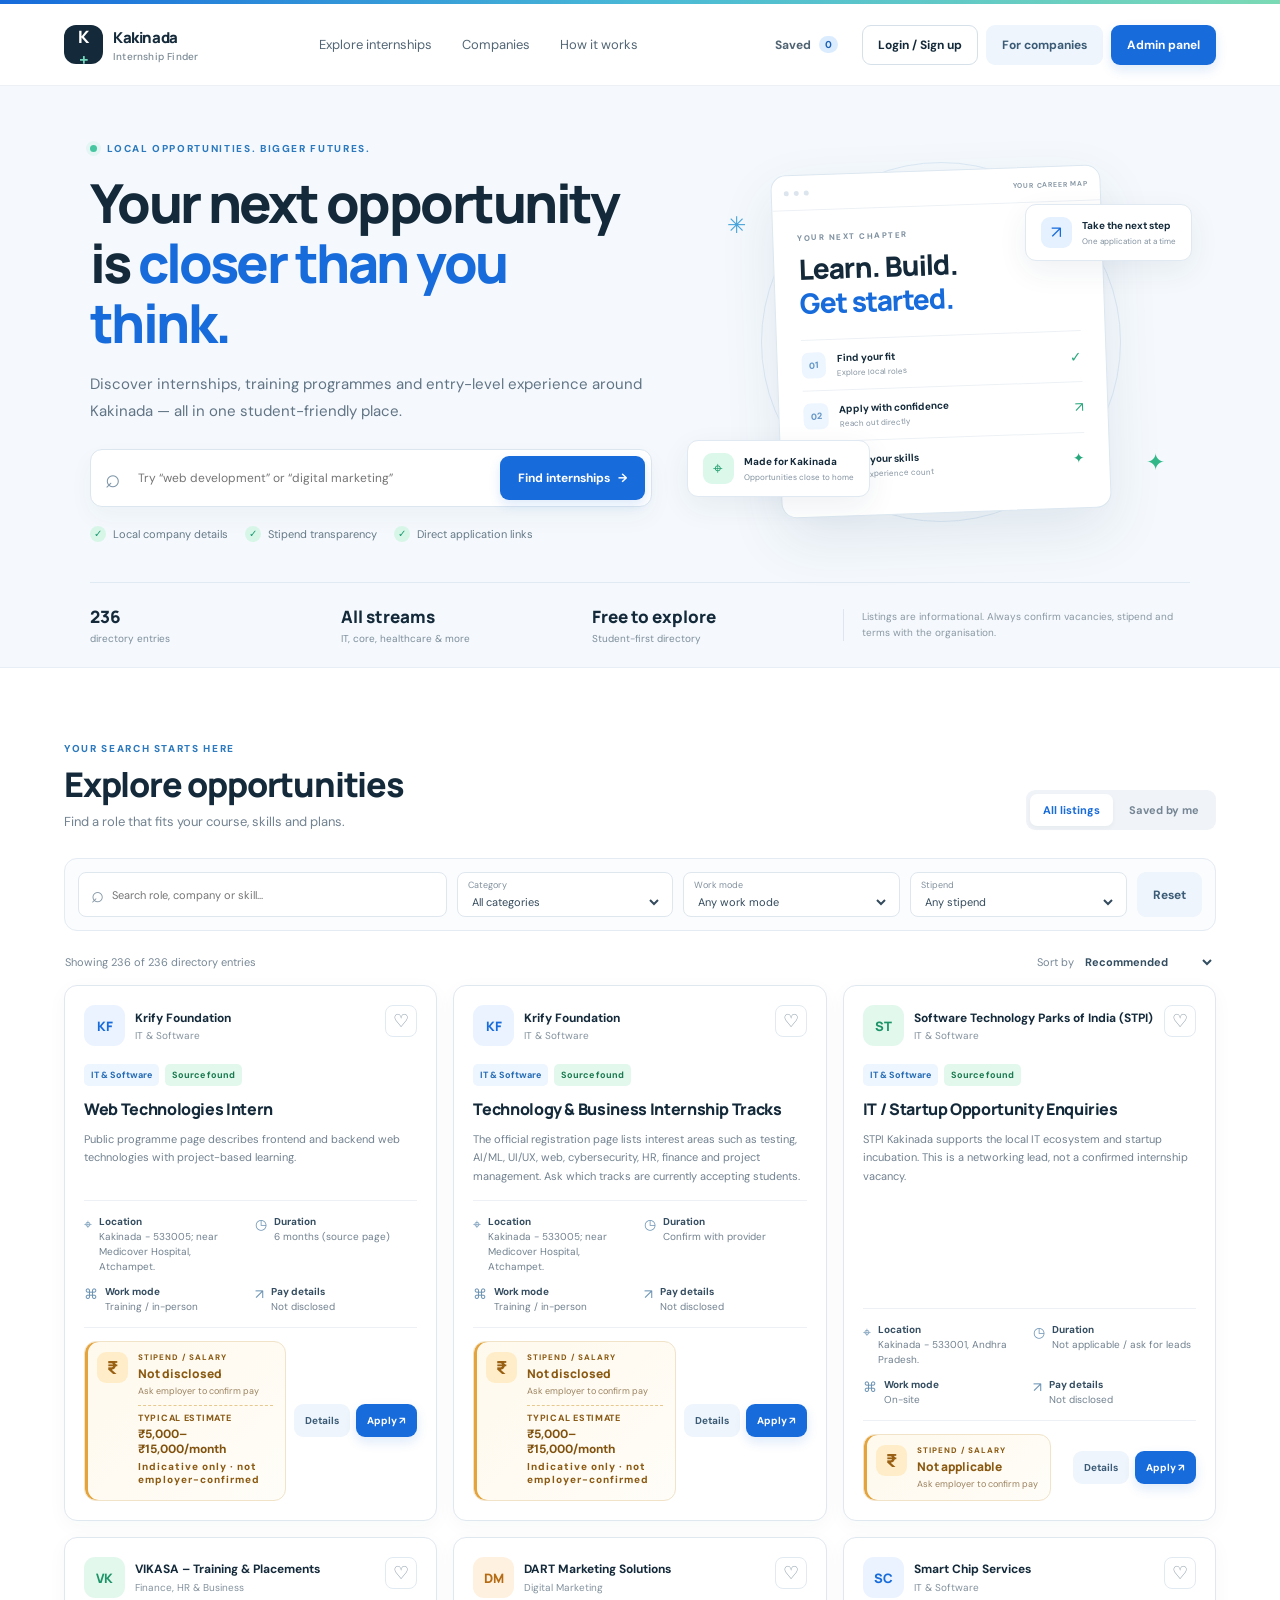
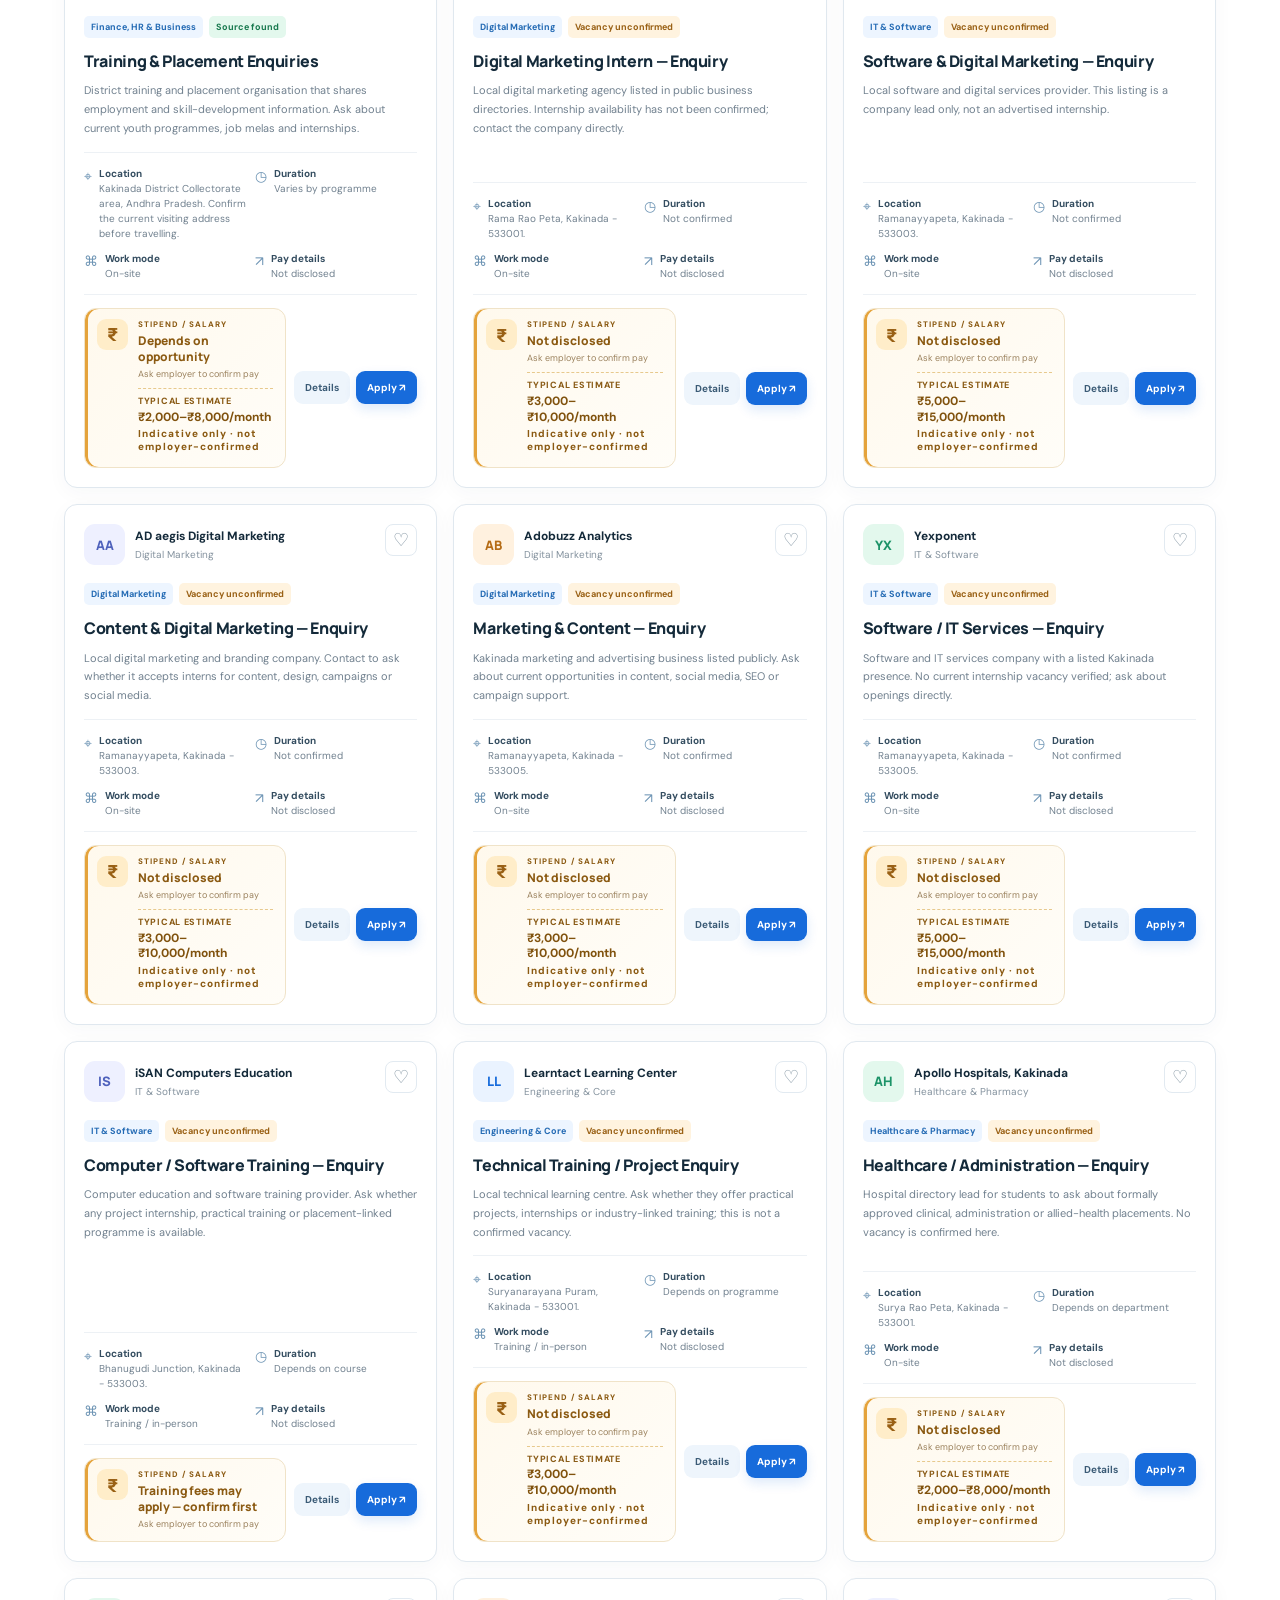
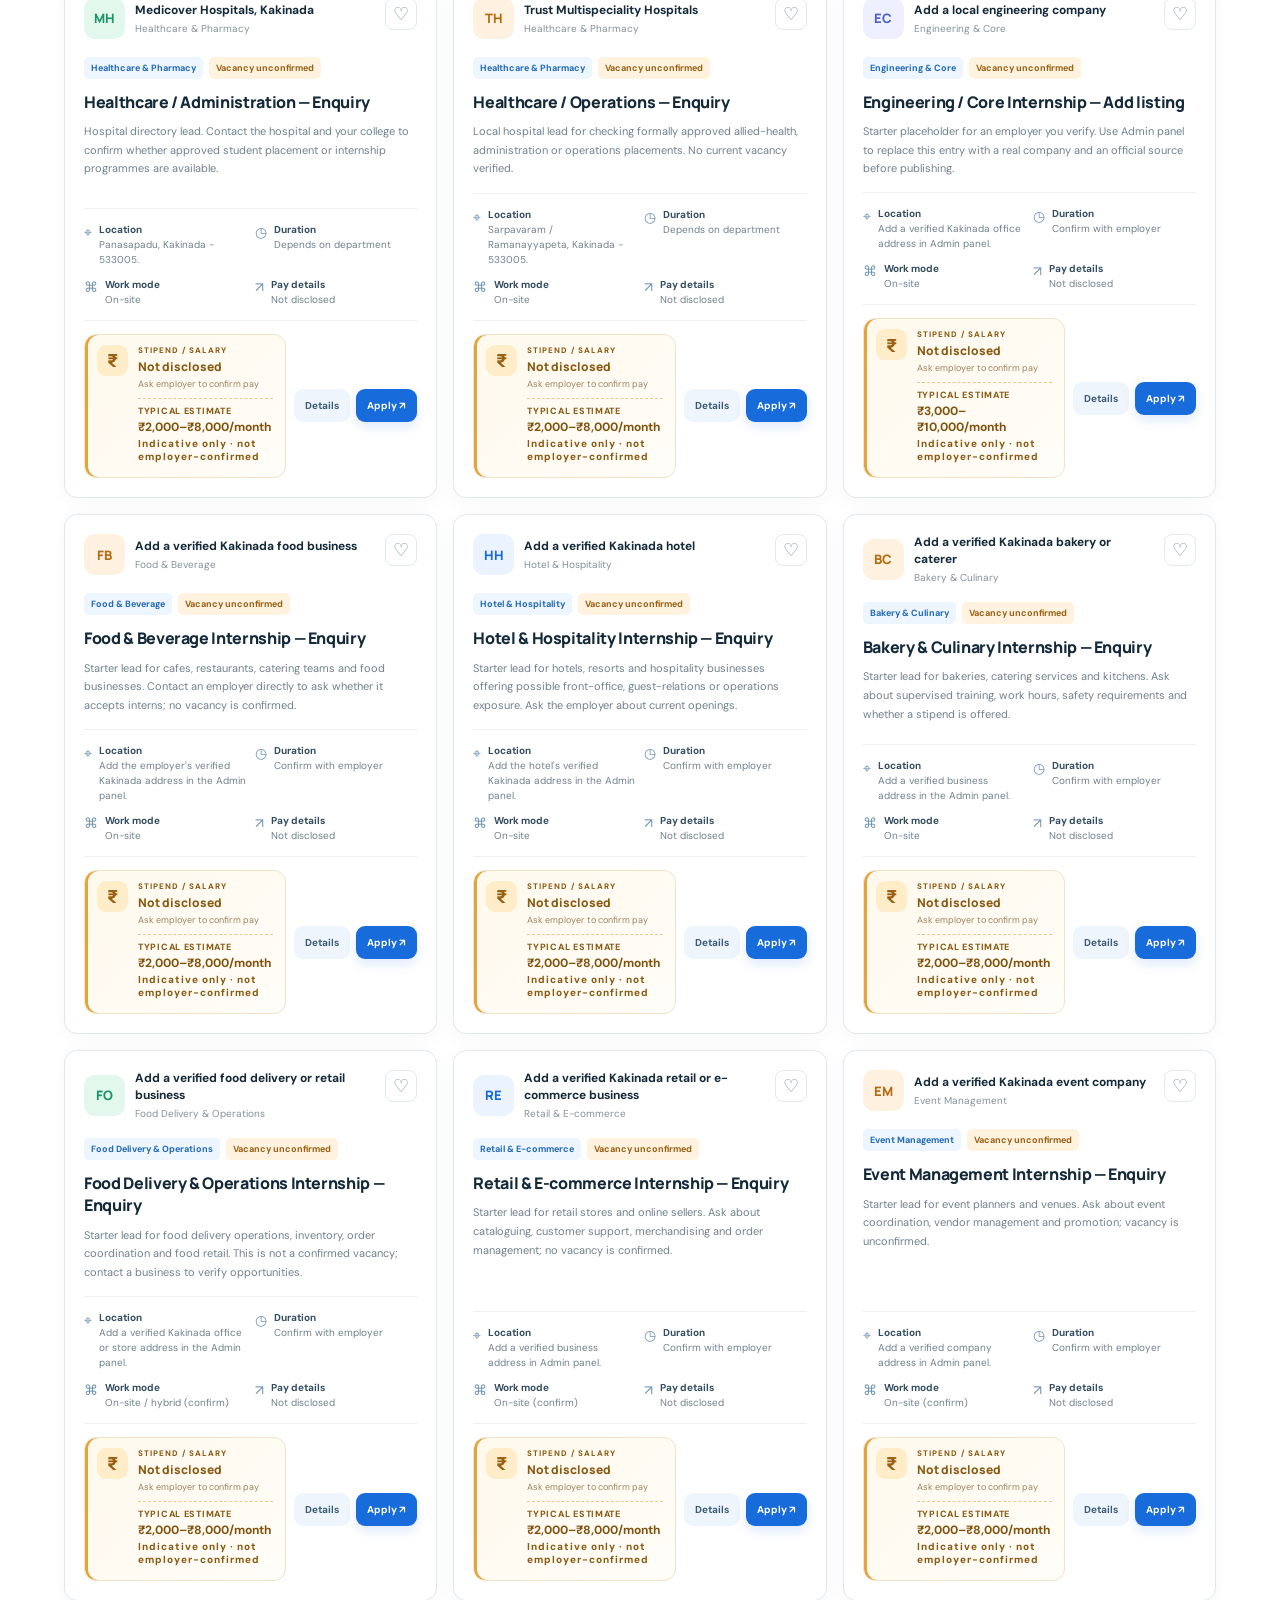
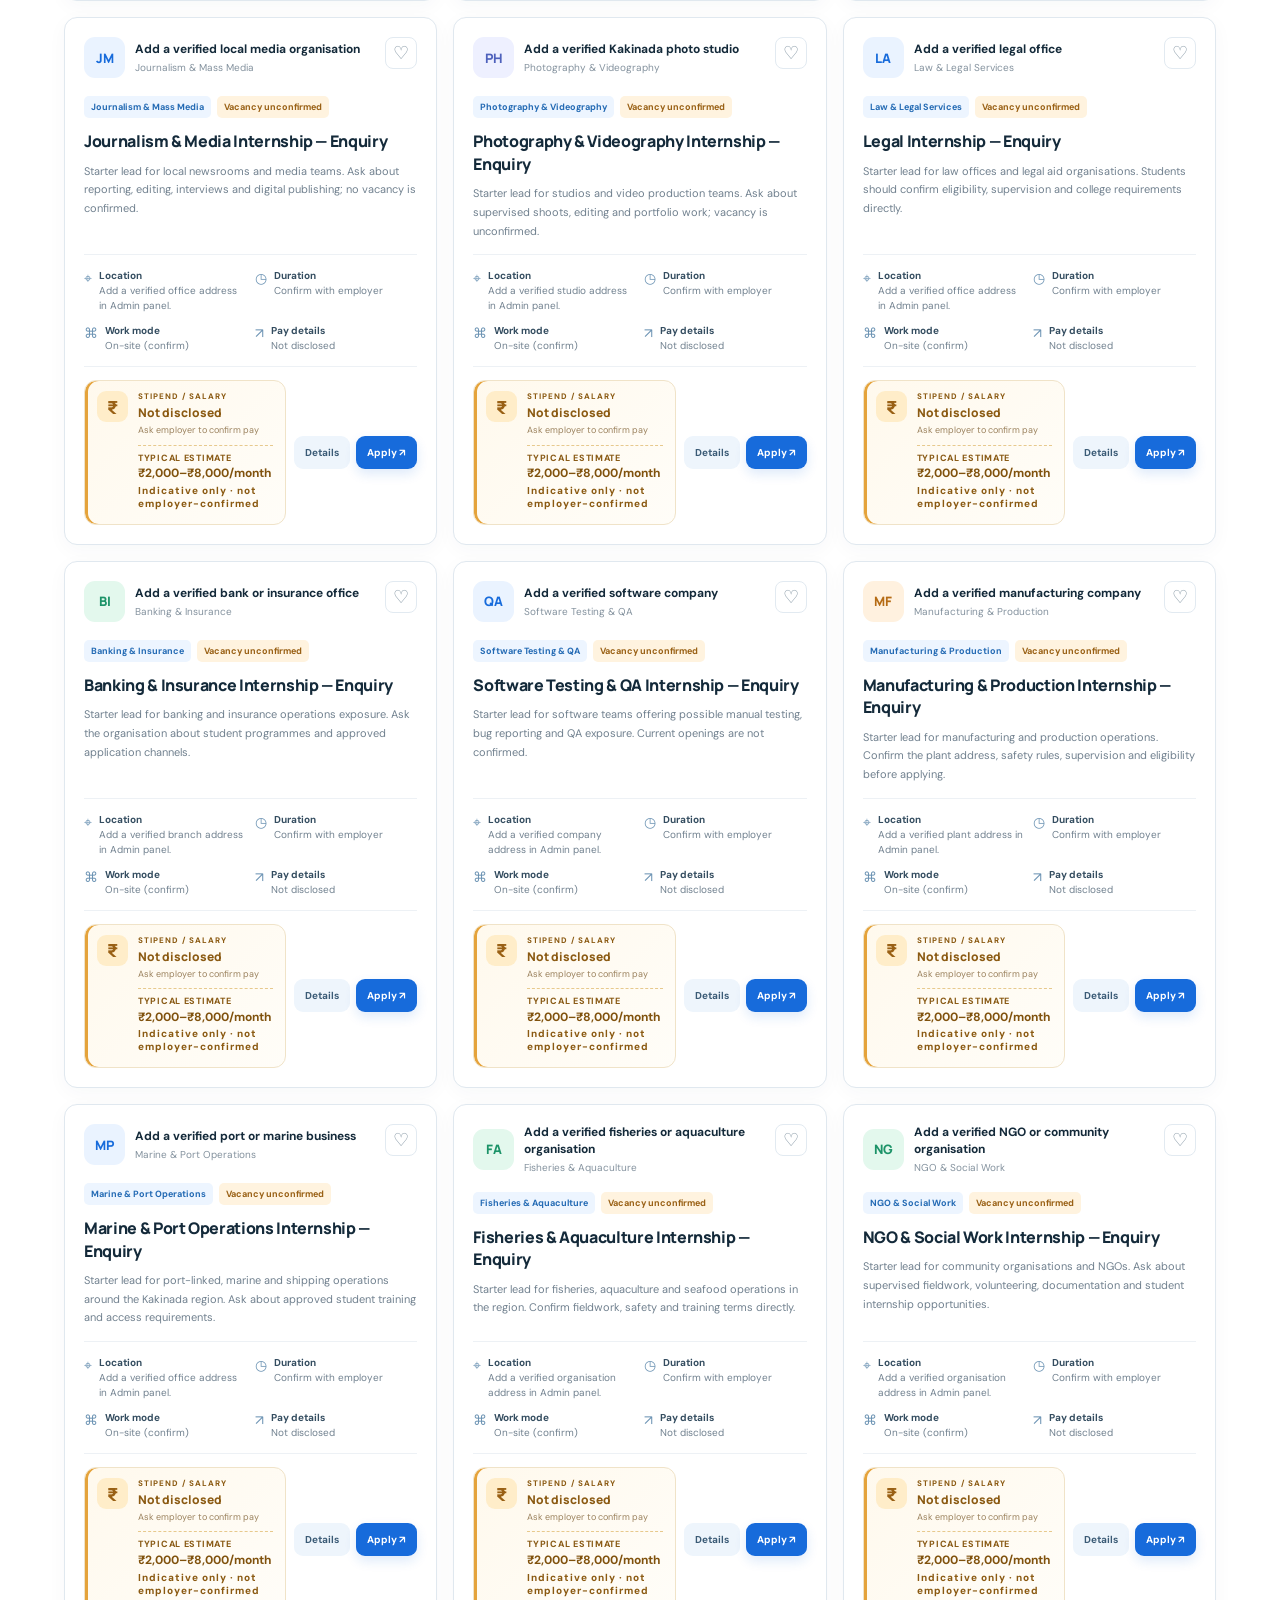
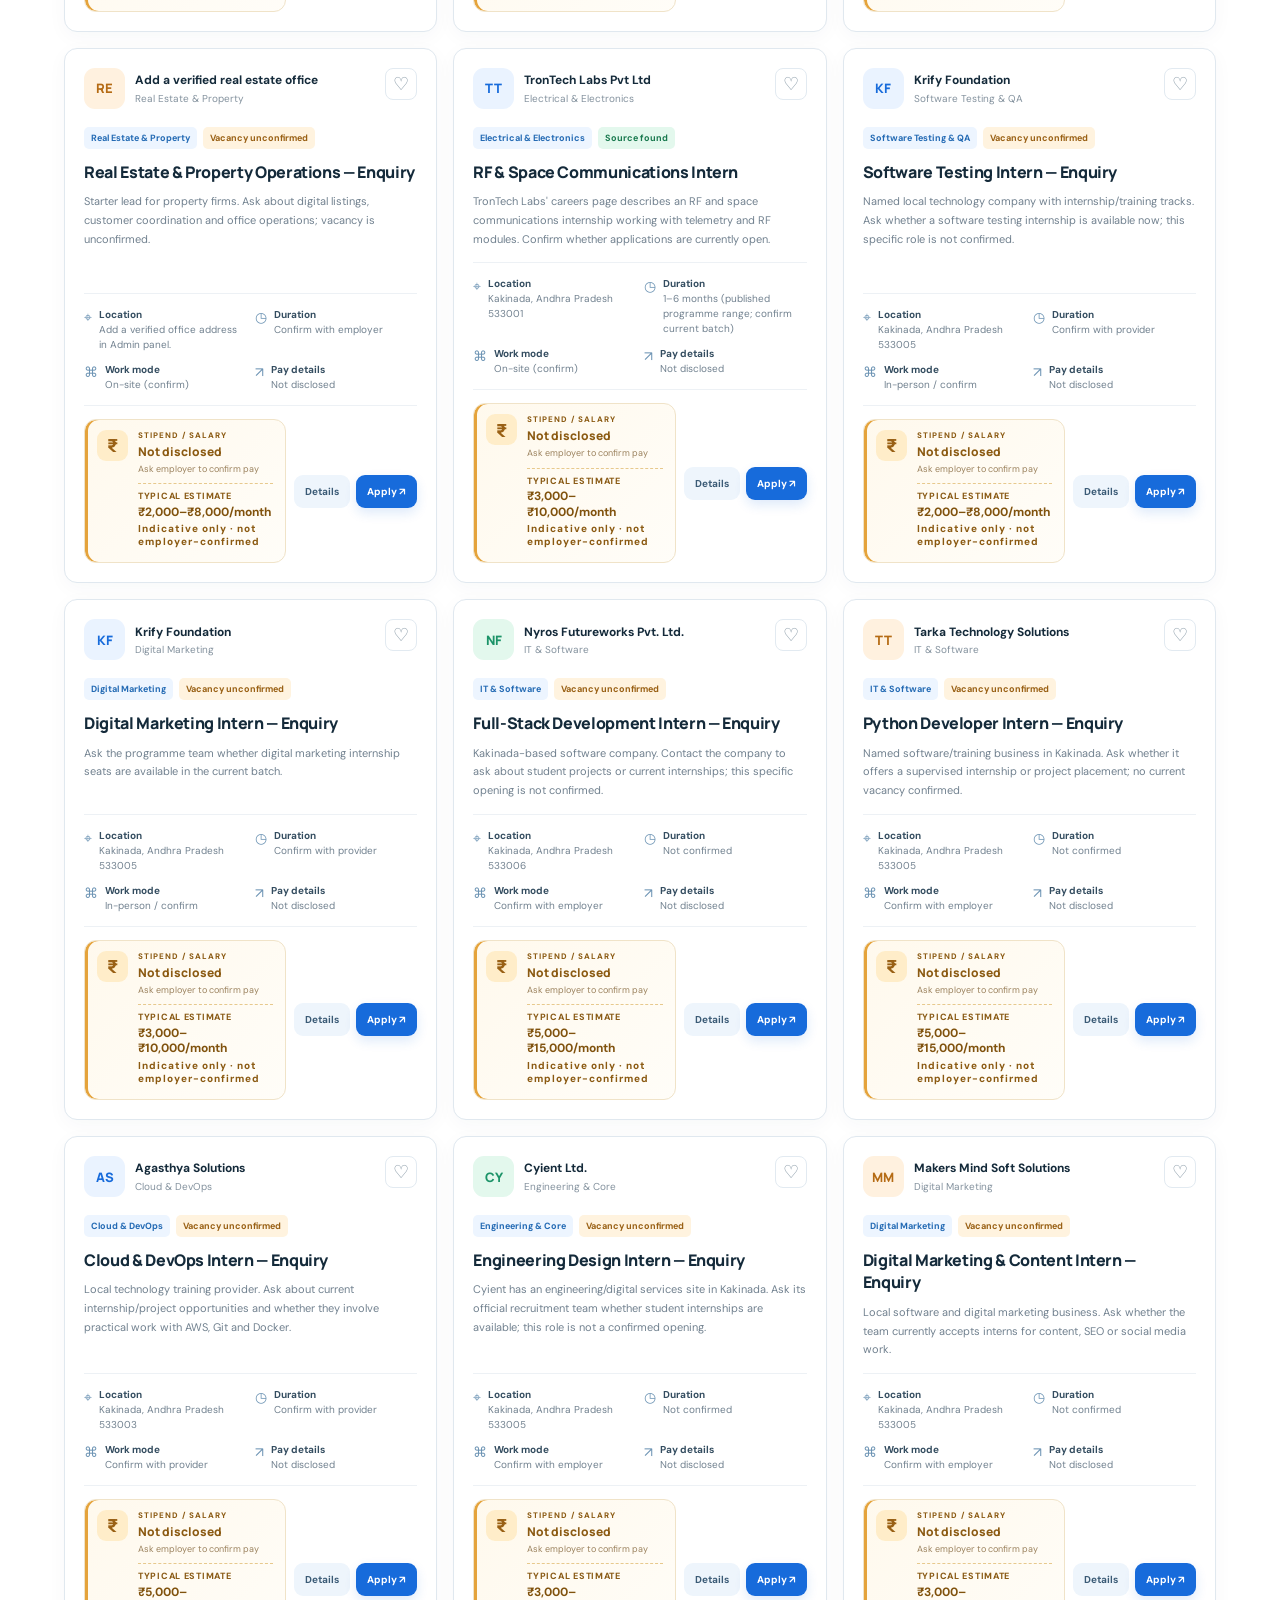
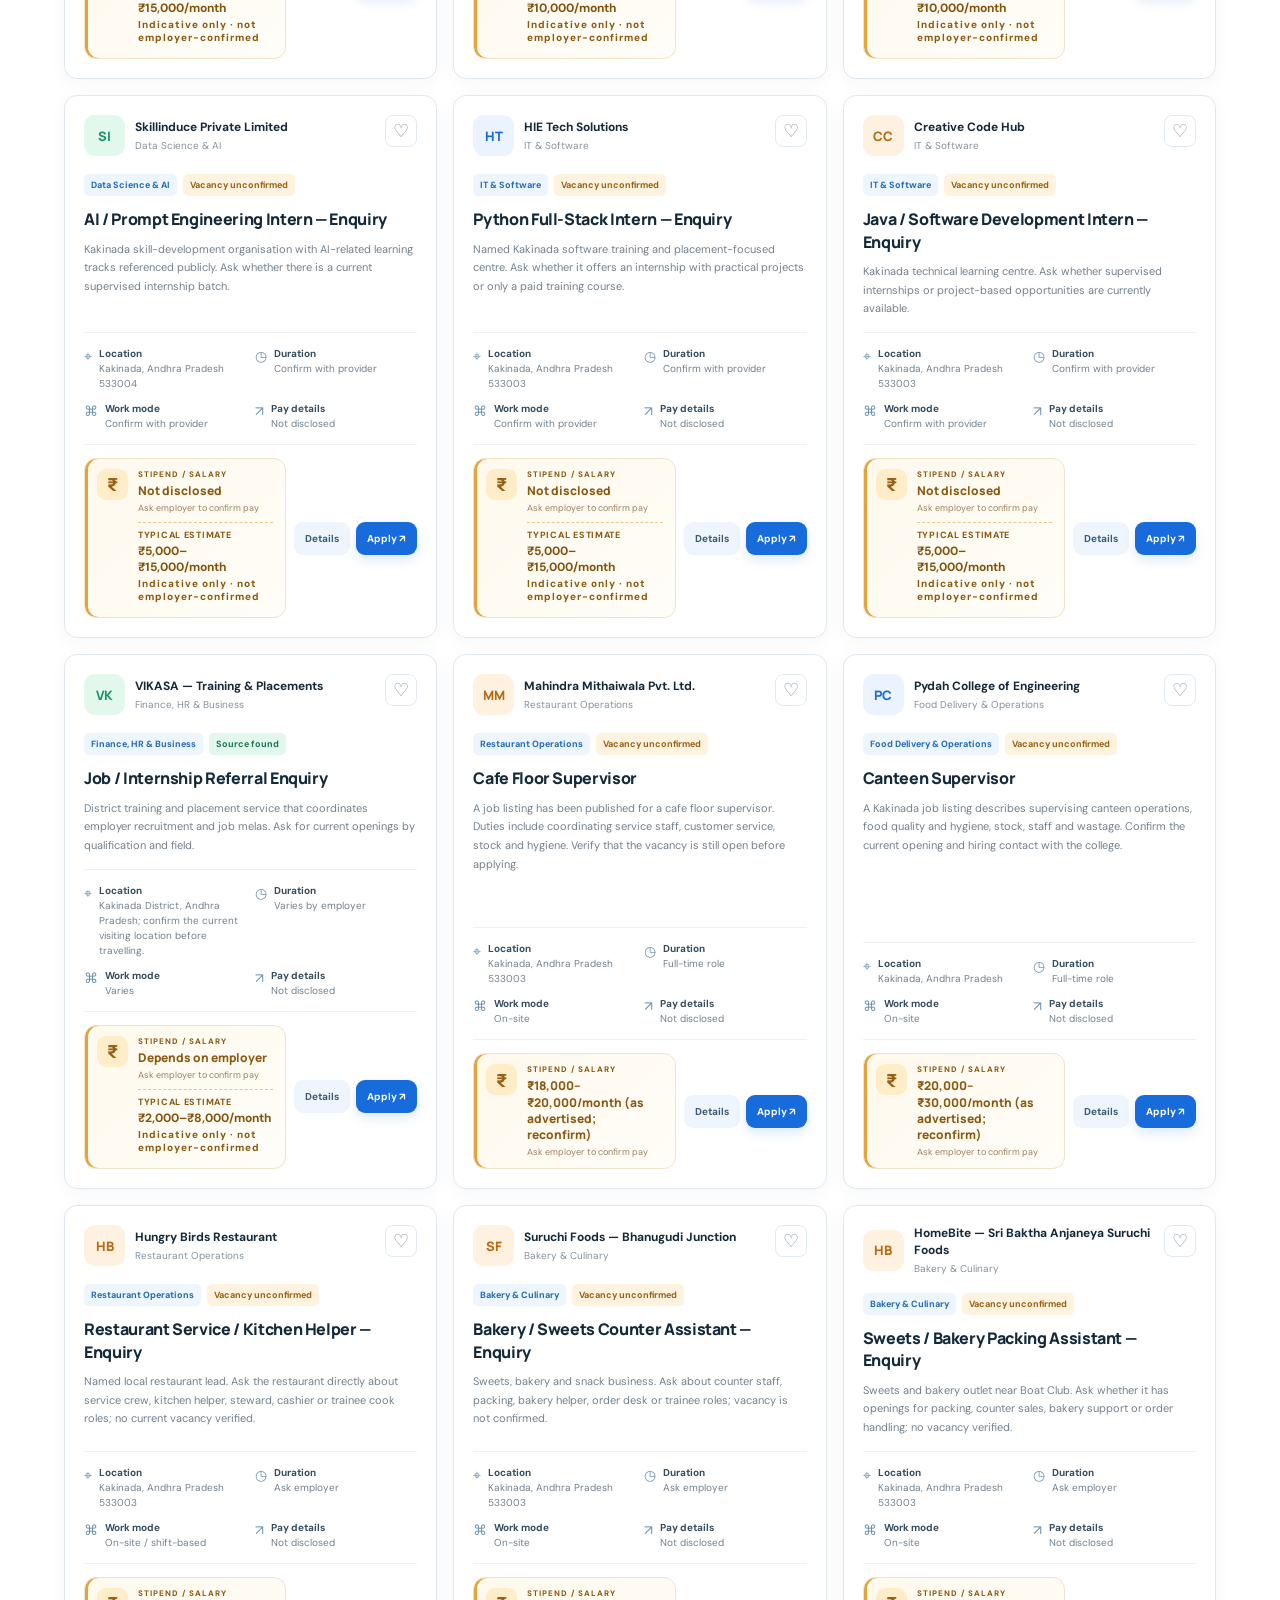
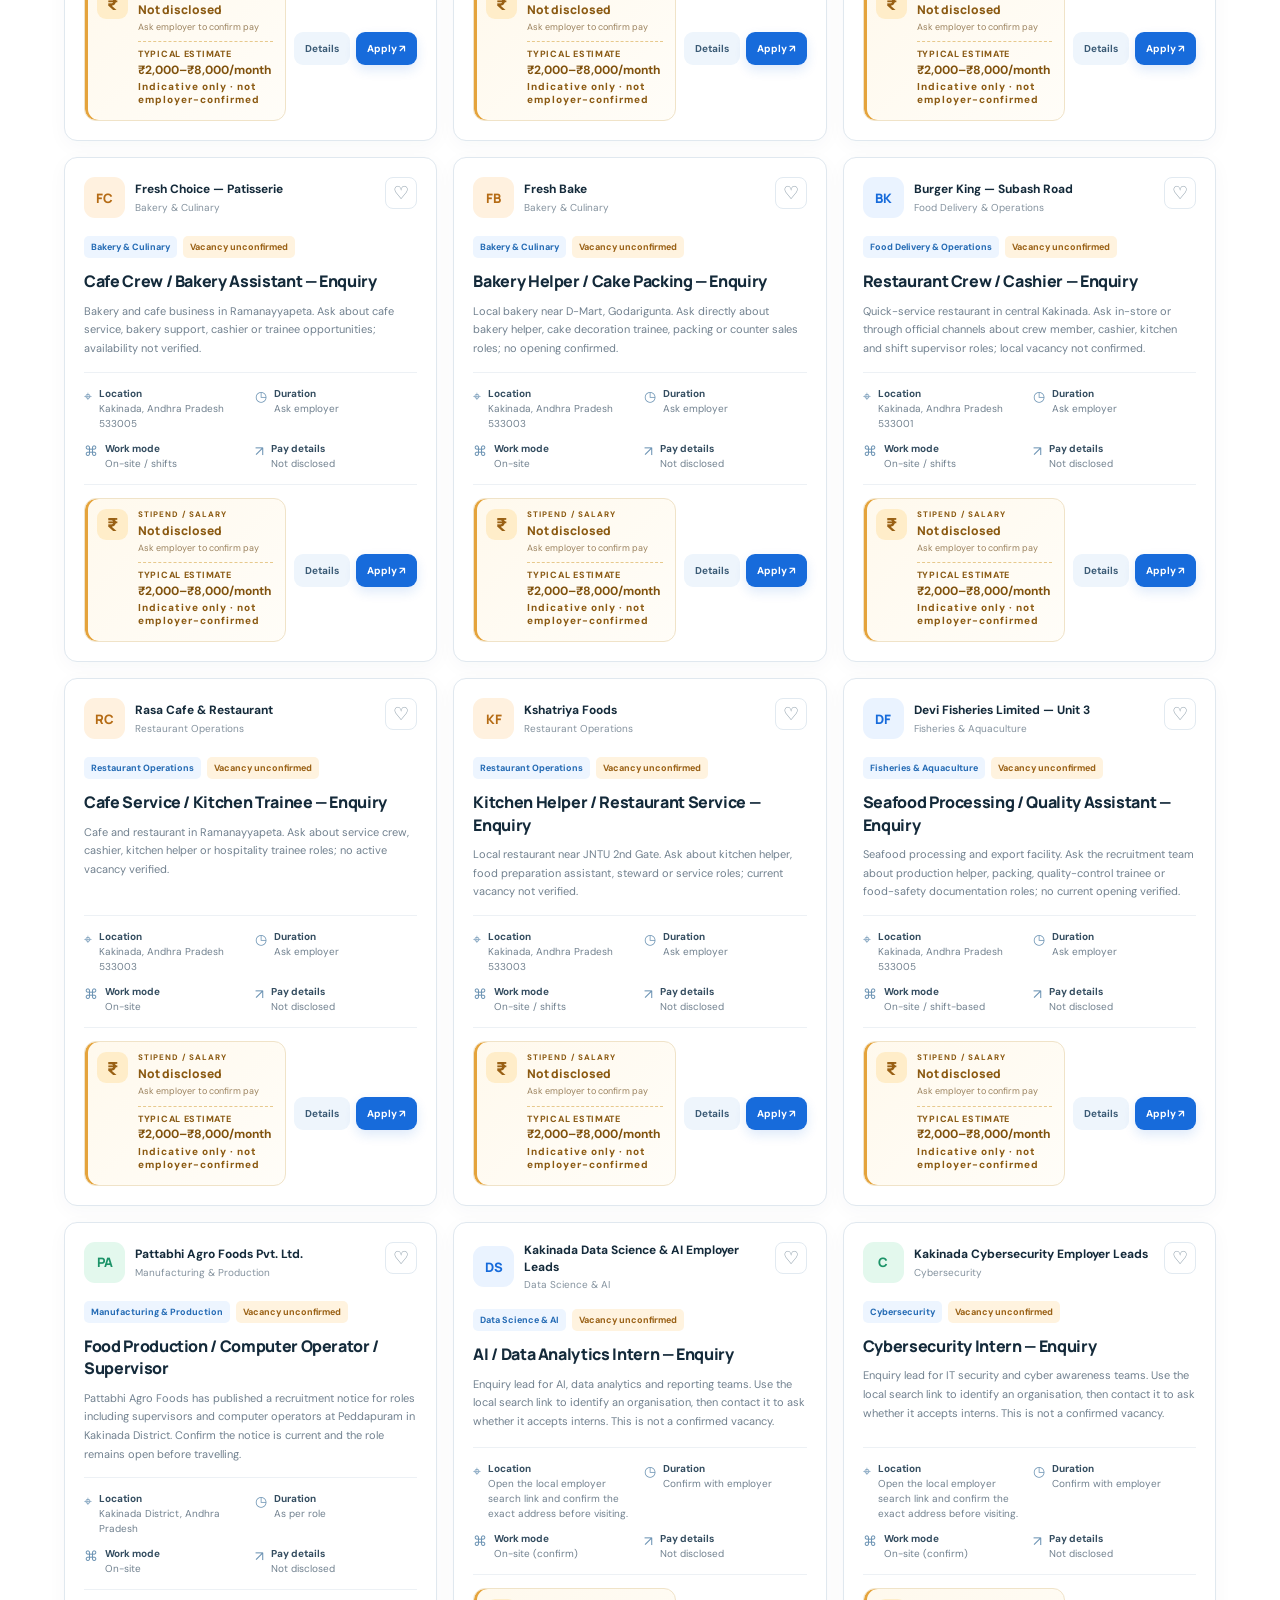
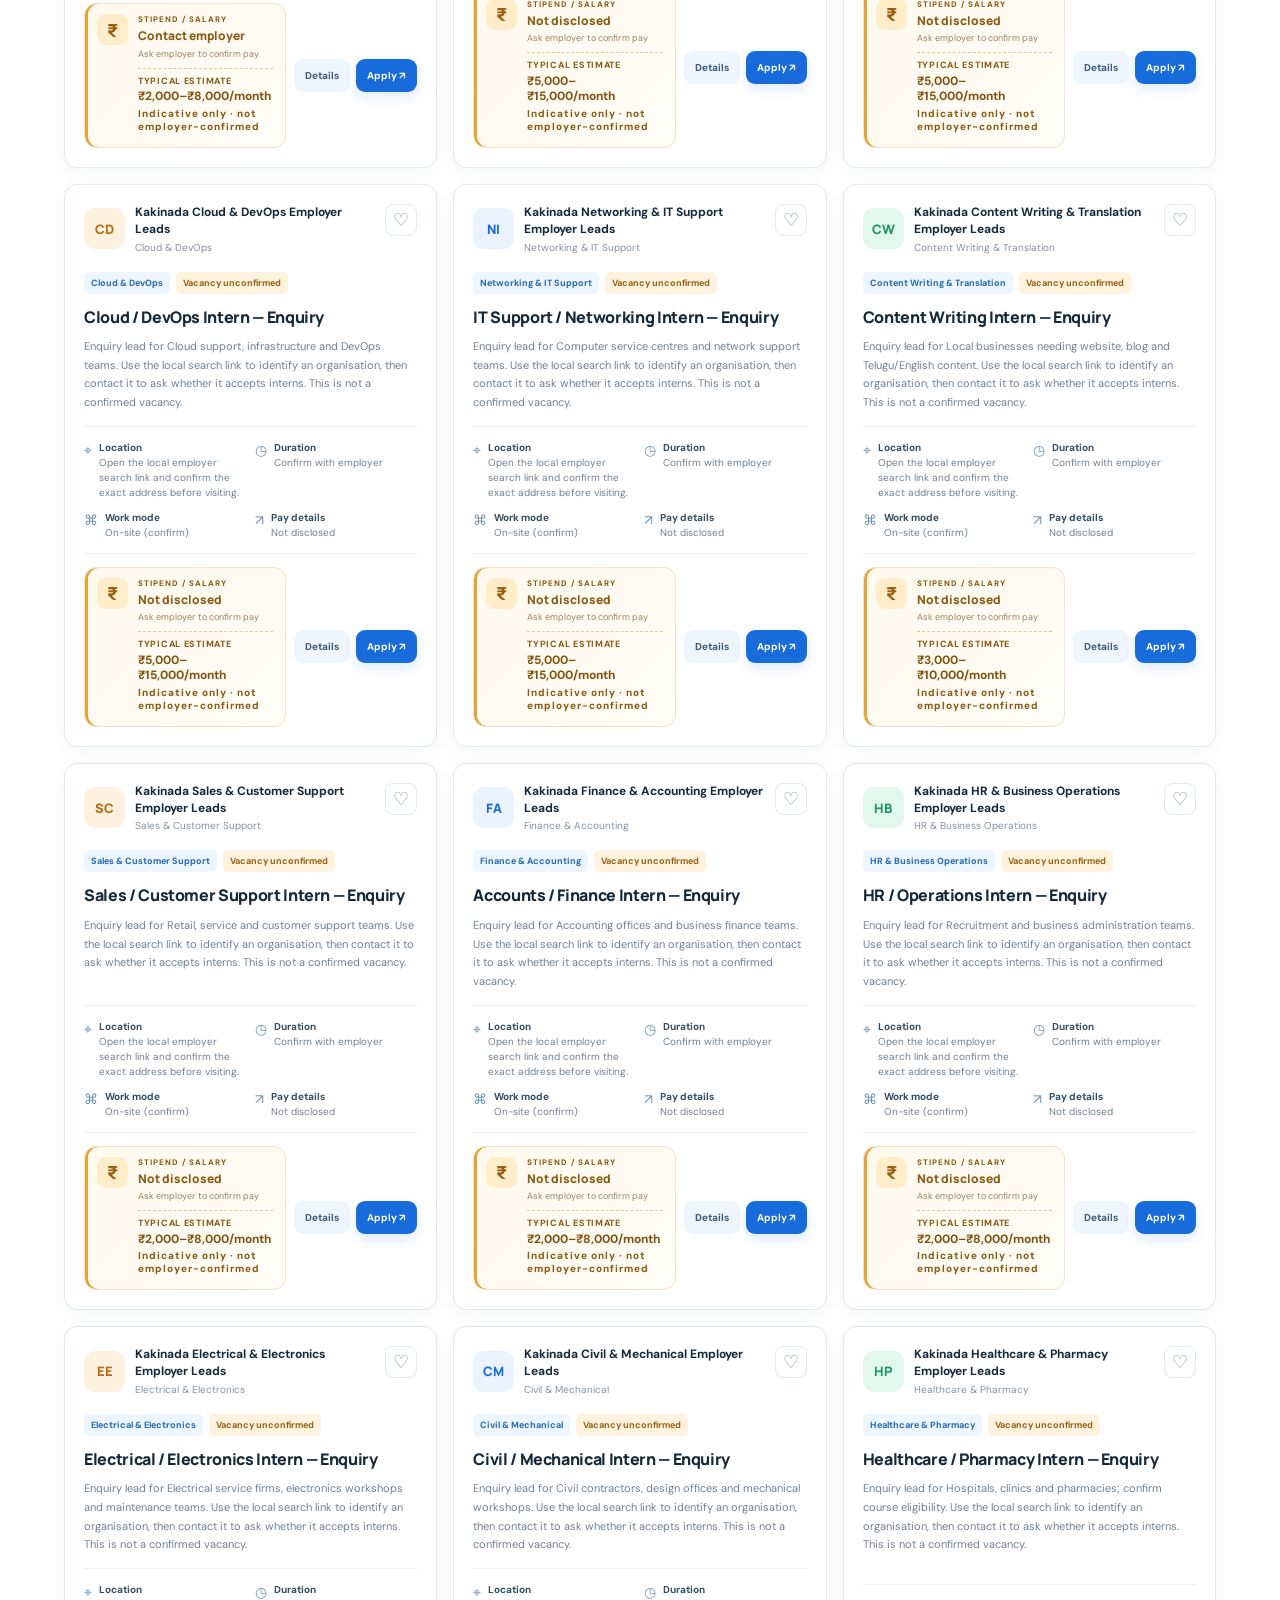
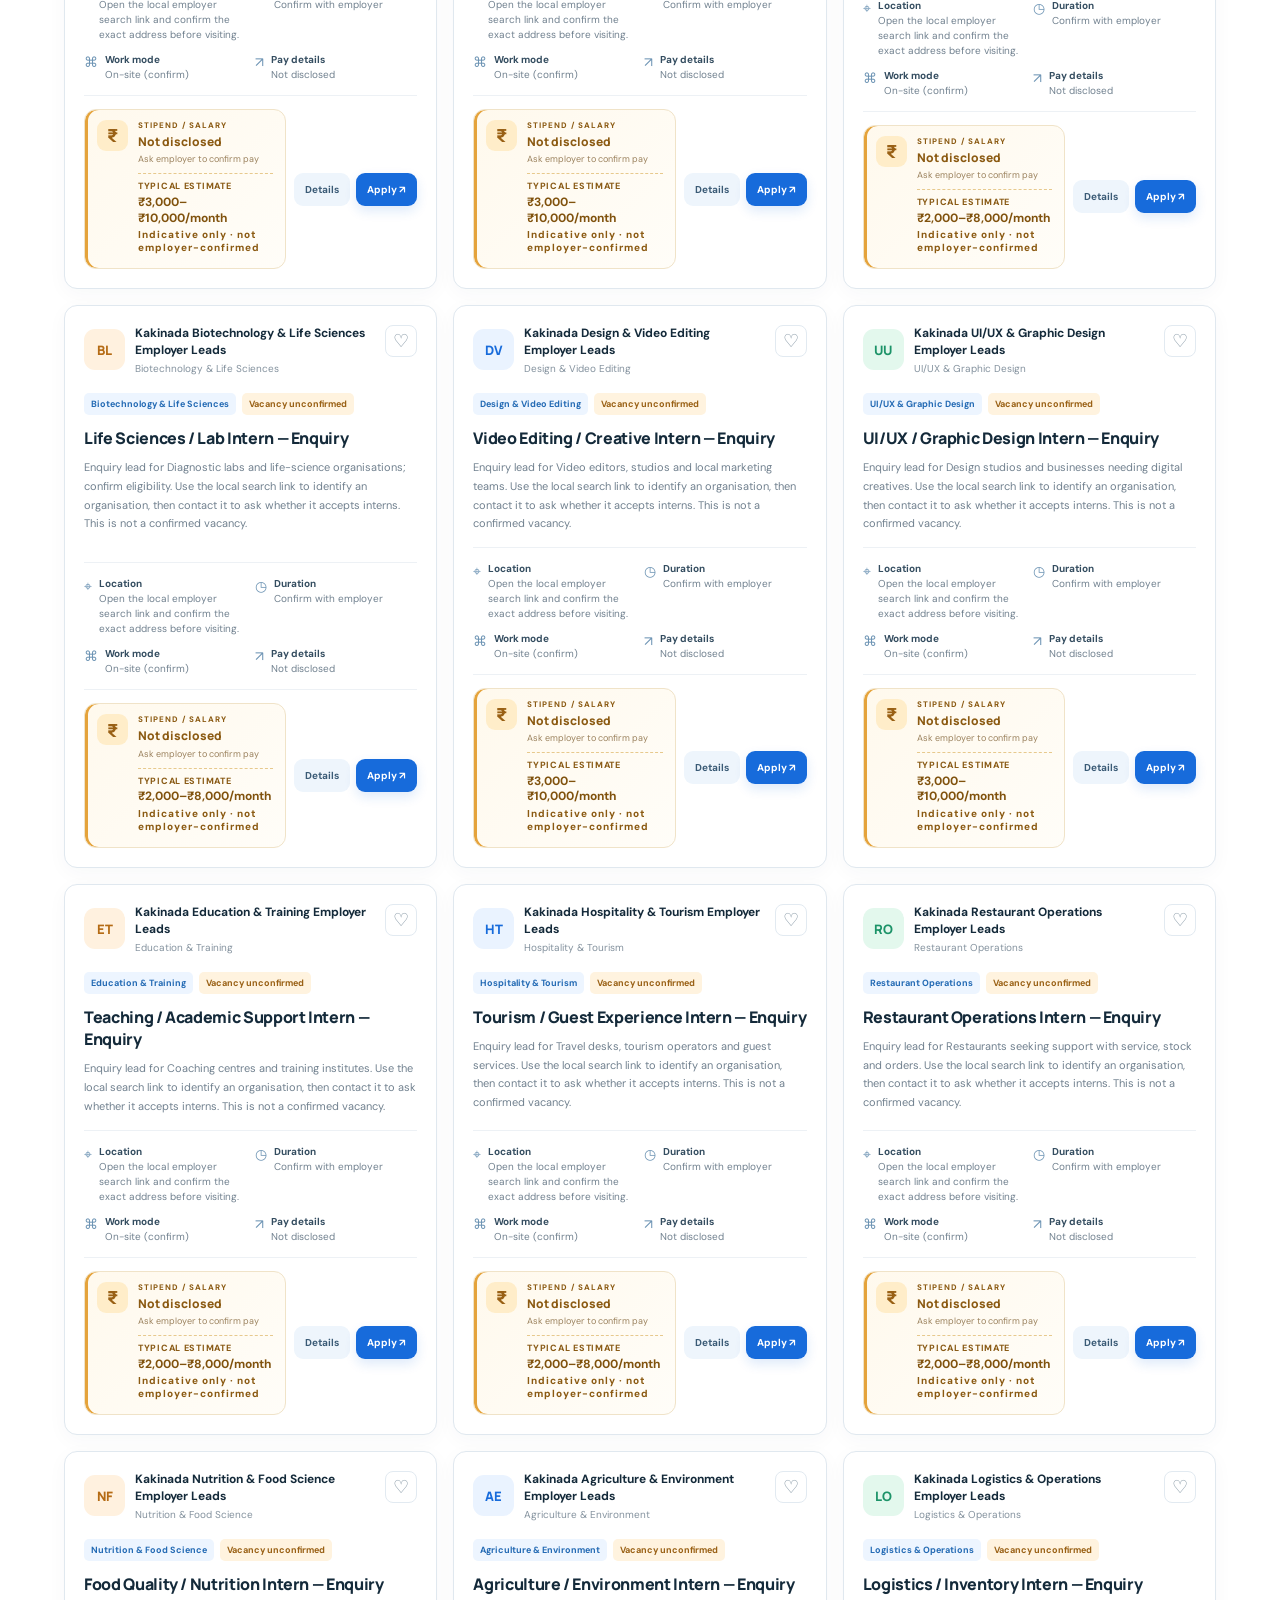
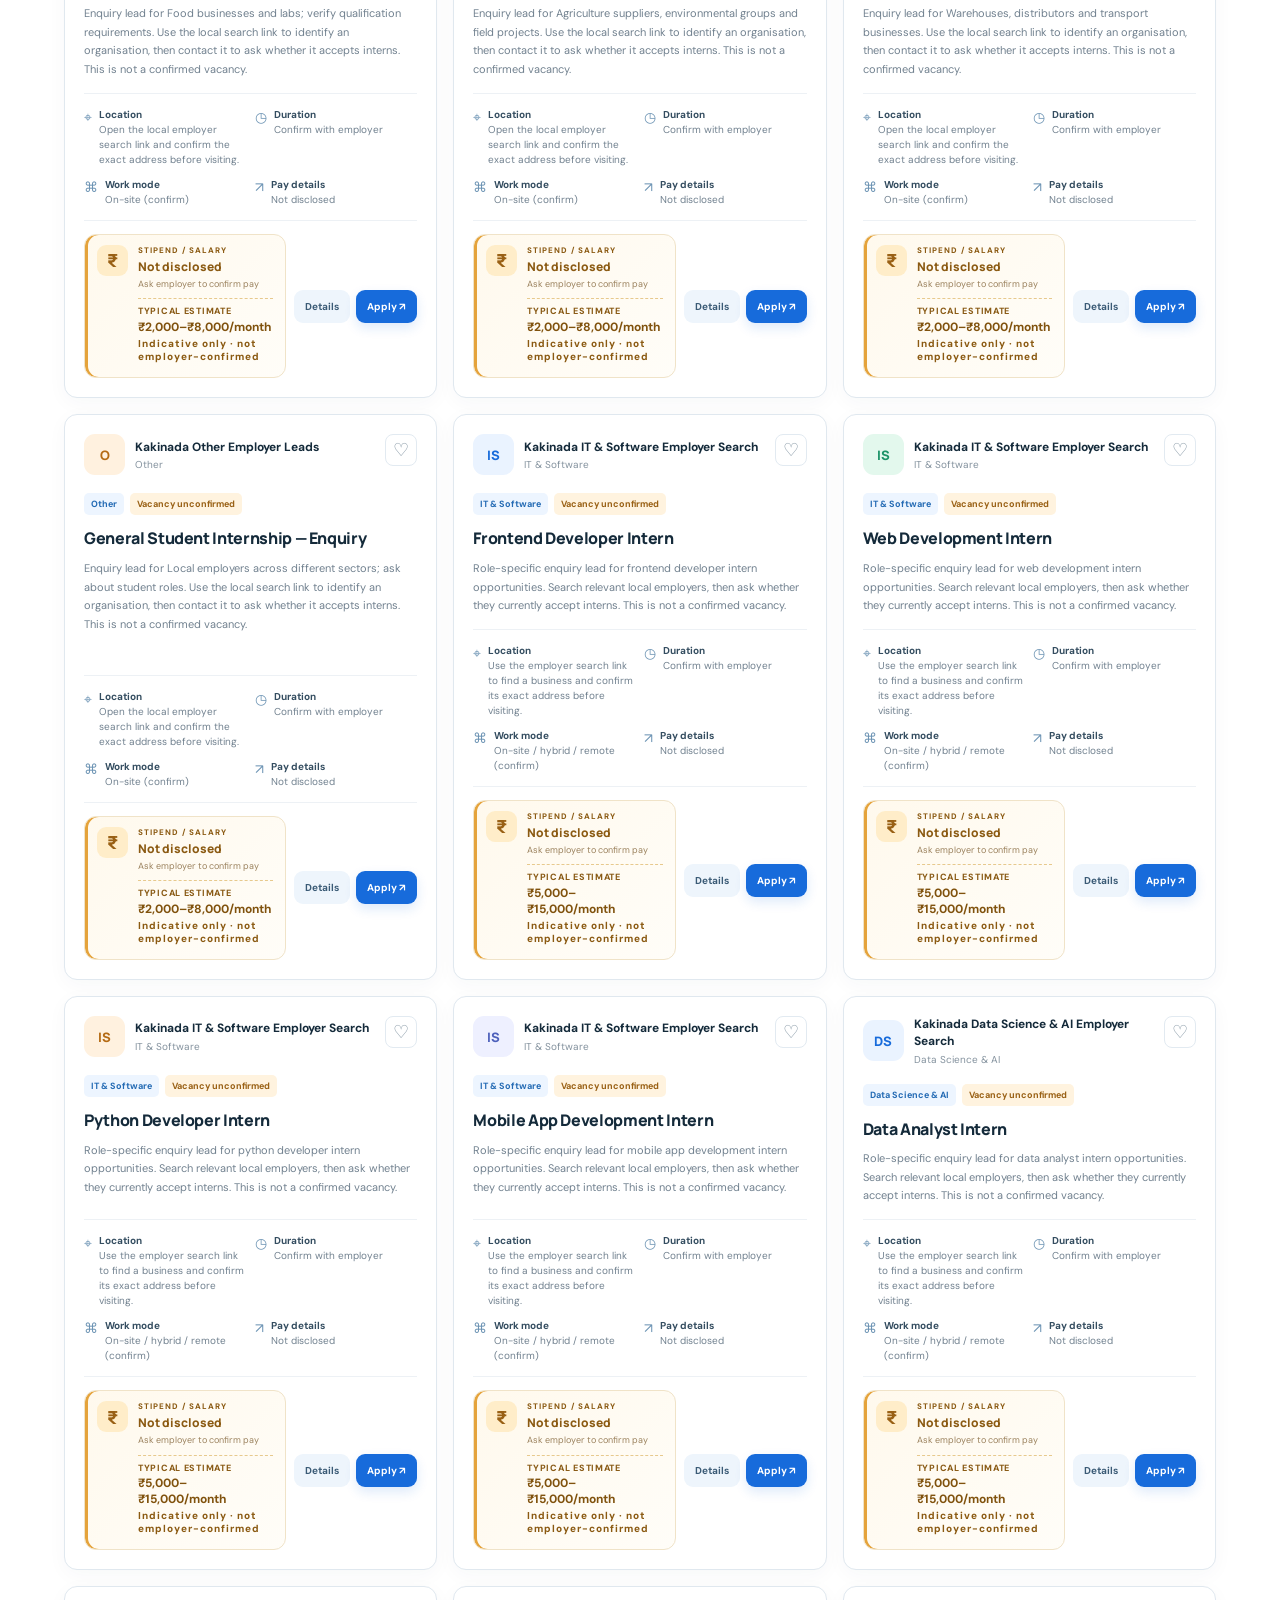
<file: index.html>
<!DOCTYPE html>
<html lang="en">
<head>
  <meta charset="UTF-8">
  <meta name="viewport" content="width=device-width, initial-scale=1.0">
  <meta name="description" content="Find internships, training opportunities and early-career experience around Kakinada.">
  <title>Kakinada Internship Finder</title>
  <link rel="preconnect" href="https://fonts.googleapis.com">
  <link rel="preconnect" href="https://fonts.gstatic.com" crossorigin>
  <link href="https://fonts.googleapis.com/css2?family=DM+Sans:wght@400;500;600;700&family=Manrope:wght@400;500;600;700;800&display=swap" rel="stylesheet">
  <link rel="stylesheet" href="styles.css">
</head>
<body>
  <div class="topline"></div>
  <header class="site-header">
    <a class="brand" href="#" aria-label="Kakinada Internship Finder home">
      <span class="brand-mark">K<span>+</span></span>
      <span>Kakinada<span class="brand-sub">Internship Finder</span></span>
    </a>
    <nav class="desktop-nav">
      <a href="#internships">Explore internships</a>
      <a href="#companies">Companies</a>
      <a href="#how-it-works">How it works</a>
    </nav>
    <div class="header-actions">
      <button class="btn btn-quiet" id="savedNavBtn">Saved <span id="savedCount" class="count-pill">0</span></button>
      <button class="btn btn-outline" id="loginOpenBtn">Login / Sign up</button>
      <button class="btn btn-soft" id="employerOpenBtn">For companies</button>
      <button class="btn btn-primary" id="adminOpenBtn">Admin panel</button>
    </div>
  </header>

  <main>
    <section class="hero">
      <div class="hero-grid">
        <div class="hero-copy">
          <div class="eyebrow"><span class="eyebrow-dot"></span> LOCAL OPPORTUNITIES. BIGGER FUTURES.</div>
          <h1>Your next opportunity<br>is <span>closer than you think.</span></h1>
          <p class="hero-lead">Discover internships, training programmes and entry-level experience around Kakinada — all in one student-friendly place.</p>
          <div class="hero-search">
            <span class="search-symbol">⌕</span>
            <input id="heroSearch" type="search" placeholder="Try “web development” or “digital marketing”" aria-label="Search internships">
            <button class="btn btn-primary" id="heroSearchBtn">Find internships <span>→</span></button>
          </div>
          <div class="hero-meta">
            <span><i class="meta-check">✓</i> Local company details</span>
            <span><i class="meta-check">✓</i> Stipend transparency</span>
            <span><i class="meta-check">✓</i> Direct application links</span>
          </div>
        </div>
        <div class="hero-art" aria-label="Illustration of a student planning their career">
          <div class="art-orbit orbit-one"></div><div class="art-orbit orbit-two"></div>
          <div class="art-card art-card-top"><span class="art-icon">↗</span><span><b>Take the next step</b><small>One application at a time</small></span></div>
          <div class="art-board">
            <div class="board-top"><span></span><span></span><span></span><b>YOUR CAREER MAP</b></div>
            <div class="board-content">
              <div class="board-label">YOUR NEXT CHAPTER</div>
              <div class="board-title">Learn. Build.<br><em>Get started.</em></div>
              <div class="board-path"><span>01</span><div><b>Find your fit</b><small>Explore local roles</small></div><i>✓</i></div>
              <div class="board-path"><span>02</span><div><b>Apply with confidence</b><small>Reach out directly</small></div><i>↗</i></div>
              <div class="board-path"><span>03</span><div><b>Grow your skills</b><small>Make experience count</small></div><i>✦</i></div>
            </div>
          </div>
          <div class="art-card art-card-bottom"><span class="art-pin">⌖</span><span><b>Made for Kakinada</b><small>Opportunities close to home</small></span></div>
          <div class="art-spark spark-one">✳</div><div class="art-spark spark-two">✦</div>
        </div>
      </div>
      <div class="hero-bottom">
        <div><b id="listingStat">0</b><span>directory entries</span></div>
        <div><b>All streams</b><span>IT, core, healthcare & more</span></div>
        <div><b>Free to explore</b><span>Student-first directory</span></div>
        <div class="stat-note">Listings are informational. Always confirm vacancies, stipend and terms with the organisation.</div>
      </div>
    </section>

    <section class="section-wrap" id="internships">
      <div class="section-heading">
        <div><div class="eyebrow">YOUR SEARCH STARTS HERE</div><h2>Explore opportunities</h2><p>Find a role that fits your course, skills and plans.</p></div>
        <div class="view-toggle"><button class="view-btn active" id="allViewBtn">All listings</button><button class="view-btn" id="savedViewBtn">Saved by me</button></div>
      </div>
      <div class="filter-panel">
        <label class="filter-search"><span>⌕</span><input id="searchInput" type="search" placeholder="Search role, company or skill..."></label>
        <label class="filter-control"><span>Category</span><select id="categoryFilter"><option value="">All categories</option></select></label>
        <label class="filter-control"><span>Work mode</span><select id="modeFilter"><option value="">Any work mode</option><option>On-site</option><option>Hybrid</option><option>Remote</option><option>Training / in-person</option></select></label>
        <label class="filter-control"><span>Stipend</span><select id="payFilter"><option value="">Any stipend</option><option value="paid">Paid / disclosed</option><option value="0-5000">Up to ₹5,000</option><option value="5000-10000">₹5,000–₹10,000</option><option value="10000-20000">₹10,000–₹20,000</option><option value="20000-plus">₹20,000+</option><option value="unpaid">Unpaid</option><option value="unknown">Not disclosed</option></select></label>
        <button class="btn btn-soft" id="clearFiltersBtn">Reset</button>
      </div>
      <div class="results-line"><span id="resultsText">Loading opportunities…</span><label>Sort by <select id="sortFilter"><option value="featured">Recommended</option><option value="company">Company A–Z</option><option value="role">Role A–Z</option><option value="salary-high">Highest stipend first</option><option value="salary-low">Lowest stipend first</option></select></label></div>
      <div id="internshipGrid" class="internship-grid"></div>
      <div id="emptyState" class="empty-state hidden"><div class="empty-icon">⌕</div><h3>No matches yet</h3><p>Try changing your search or filters.</p><button class="btn btn-outline" id="emptyResetBtn">Clear filters</button></div>
      <div class="disclaimer"><span>ⓘ</span><p><b>Before you apply:</b> Some entries are verified internship/training programme information; others are company-directory leads, not confirmed vacancies. Check the source link and contact the organisation before sharing documents or paying fees.</p></div>
    </section>

    <section class="companies-section" id="companies">
      <div class="section-wrap company-inner">
        <div class="section-heading"><div><div class="eyebrow">LOCAL NETWORK</div><h2>Start with local organisations</h2><p>Explore public contact details and ask about current openings.</p></div><span class="company-badge">KAKINADA, AP</span></div>
        <div id="companyGrid" class="company-grid"></div>
      </div>
    </section>

    <section class="how-section" id="how-it-works">
      <div class="section-wrap">
        <div class="section-heading centered"><div><div class="eyebrow">SIMPLE BY DESIGN</div><h2>From searching to starting</h2><p>No complicated process. Just a clearer place to begin.</p></div></div>
        <div class="steps-grid">
          <article class="step-card"><div class="step-number">01</div><div class="step-icon">⌕</div><h3>Discover</h3><p>Search by category, skills, location or work mode to find a useful starting point.</p></article>
          <article class="step-card"><div class="step-number">02</div><div class="step-icon">♡</div><h3>Save your shortlist</h3><p>Keep interesting opportunities in your saved list on this device.</p></article>
          <article class="step-card"><div class="step-number">03</div><div class="step-icon">↗</div><h3>Reach out</h3><p>Use the official source or contact details to confirm requirements and apply.</p></article>
        </div>
      </div>
    </section>
  </main>

  <footer class="footer"><a class="brand footer-brand" href="#"><span class="brand-mark">K<span>+</span></span><span>Kakinada<span class="brand-sub">Internship Finder</span></span></a><p>Built to make local opportunities easier to discover.</p><span>© <span id="year"></span> Kakinada Internship Finder · Student project</span></footer>

  <div class="modal-backdrop hidden" id="modalBackdrop">
    <section class="modal" role="dialog" aria-modal="true" aria-labelledby="modalTitle">
      <button class="modal-close" id="modalCloseBtn" aria-label="Close dialog">×</button>
      <div id="modalContent"></div>
    </section>
  </div>
  <div class="toast" id="toast" role="status" aria-live="polite"></div>
  <script src="app.js"></script>
</body>
</html>
</file>
<file: styles.css>
:root{--ink:#142a3a;--muted:#6c7c89;--blue:#176bdb;--blue-dark:#1155b2;--pale:#edf5ff;--line:#e1e9f0;--paper:#fff;--bg:#f7f9fc;--mint:#d8f6e8;--green:#18794e;--amber:#9a5b00;--shadow:0 12px 34px rgba(22,49,72,.08)}
*{box-sizing:border-box}html{scroll-behavior:smooth;scroll-padding-top:90px}body{margin:0;background:var(--paper);color:var(--ink);font-family:"DM Sans",sans-serif;font-size:14px}button,input,select{font:inherit}button,a,select{cursor:pointer}a{color:inherit;text-decoration:none}.topline{height:4px;background:linear-gradient(90deg,#176bdb,#49b9d6,#7bdab5)}.site-header{height:82px;padding:0 clamp(20px,5vw,78px);display:flex;align-items:center;justify-content:space-between;gap:20px;border-bottom:1px solid #edf1f5;background:#fff;position:sticky;top:0;z-index:20}.brand{display:flex;align-items:center;gap:10px;font:800 15px Manrope,sans-serif;letter-spacing:-.4px;white-space:nowrap}.brand-mark{width:39px;height:39px;display:grid;place-items:center;background:var(--ink);color:white;border-radius:12px;font-size:17px;position:relative}.brand-mark span{color:#73d9bd}.brand-sub{display:block;color:#7b8994;font:500 10px "DM Sans",sans-serif;letter-spacing:.2px;margin-top:2px}.desktop-nav{display:flex;gap:30px;color:#536675;font-size:13px}.desktop-nav a:hover{color:var(--blue)}.header-actions{display:flex;align-items:center;gap:8px}.btn{border:1px solid transparent;border-radius:9px;padding:11px 15px;font-size:12px;font-weight:700;transition:.18s;display:inline-flex;align-items:center;justify-content:center;gap:8px;white-space:nowrap}.btn-primary{background:var(--blue);color:white;box-shadow:0 5px 12px #176bdb25}.btn-primary:hover{background:var(--blue-dark);transform:translateY(-1px)}.btn-outline{border-color:#d5e0e9;background:white;color:var(--ink)}.btn-outline:hover{border-color:var(--blue);color:var(--blue)}.btn-quiet{background:transparent;color:#506372}.btn-soft{background:#eef5fc;color:#3b5b76}.count-pill{background:#dcecff;color:#1c61b3;border-radius:99px;padding:2px 6px;font-size:10px}.hero{background:#f5f9fd;overflow:hidden;padding:56px clamp(20px,7vw,108px) 0;border-bottom:1px solid #e7eef5}.hero-grid{max-width:1280px;margin:auto;display:grid;grid-template-columns:1.06fr .94fr;gap:40px;align-items:center;min-height:380px}.eyebrow{font-size:10px;font-weight:800;letter-spacing:1.65px;color:#2c79bd}.eyebrow-dot{display:inline-block;width:7px;height:7px;border-radius:50%;background:#45c5a0;margin-right:7px;box-shadow:0 0 0 4px #45c5a018}.hero h1{font:800 clamp(36px,4.2vw,57px)/1.12 Manrope,sans-serif;letter-spacing:-2.5px;margin:18px 0 17px}.hero h1 span{color:var(--blue)}.hero-lead{font-size:15px;line-height:1.8;color:#617485;max-width:570px;margin:0 0 24px}.hero-search{display:flex;align-items:center;background:#fff;border:1px solid #dce6ef;border-radius:12px;padding:6px;max-width:625px;box-shadow:0 10px 24px #173d5c0b}.hero-search input{flex:1;min-width:0;border:0;outline:0;padding:10px 9px;color:var(--ink);font-size:12px}.search-symbol{font-size:26px;color:#7e95a7;padding:0 8px}.hero-search .btn{padding:13px 17px}.hero-meta{display:flex;flex-wrap:wrap;gap:17px;margin-top:19px;color:#657987;font-size:11px}.meta-check{font-style:normal;color:#189a70;background:#d8f6e8;border-radius:50%;width:16px;height:16px;display:inline-grid;place-items:center;font-size:10px;margin-right:4px}.hero-art{position:relative;min-height:380px;display:flex;align-items:center;justify-content:center}.art-orbit{position:absolute;border:1px solid #dce9f5;border-radius:50%;width:360px;height:360px}.orbit-two{width:290px;height:290px;border-style:dashed}.art-board{width:min(330px,82%);background:white;border:1px solid #dce7f0;border-radius:15px;box-shadow:0 22px 55px #2447651b;position:relative;z-index:1;overflow:hidden;transform:rotate(-2deg)}.board-top{height:35px;border-bottom:1px solid #edf1f5;display:flex;align-items:center;gap:5px;padding:0 12px;color:#8a9aa7;font-size:8px;letter-spacing:.8px}.board-top span{width:5px;height:5px;background:#dce5ed;border-radius:50%}.board-top b{margin-left:auto;font-size:7px}.board-content{padding:22px 24px 24px}.board-label{font-size:8px;letter-spacing:1.5px;font-weight:800;color:#7f91a0}.board-title{font:800 28px/1.2 Manrope,sans-serif;margin:10px 0 20px;letter-spacing:-1px}.board-title em{font-style:normal;color:var(--blue)}.board-path{display:flex;align-items:center;gap:11px;border-top:1px solid #edf1f5;padding:12px 0}.board-path>span{font-size:9px;font-weight:800;color:#6596c5;background:#edf5ff;padding:7px;border-radius:7px}.board-path div{flex:1}.board-path b,.board-path small{display:block}.board-path b{font-size:10px}.board-path small{font-size:8px;color:#8493a0;margin-top:3px}.board-path i{font-style:normal;color:#28a77d}.art-card{position:absolute;z-index:2;display:flex;gap:10px;align-items:center;padding:12px 15px;border:1px solid #e0e9f1;border-radius:11px;background:white;box-shadow:0 10px 30px #173d5c12}.art-card b,.art-card small{display:block}.art-card b{font-size:10px}.art-card small{font-size:8px;color:#81919f;margin-top:4px}.art-icon,.art-pin{display:grid;place-items:center;border-radius:9px;width:31px;height:31px;font-size:17px;background:#e5f1ff;color:#176bdb}.art-card-top{right:-2px;top:52px}.art-card-bottom{left:-5px;bottom:35px}.art-pin{background:#dcf8eb;color:#1d9a6b}.art-spark{position:absolute;color:#4aa6db;font-size:23px}.spark-one{top:58px;left:35px}.spark-two{bottom:55px;right:25px;color:#32b889}.hero-bottom{max-width:1280px;margin:40px auto 0;border-top:1px solid #e0eaf2;display:grid;grid-template-columns:repeat(3,1fr) 1.5fr;gap:20px;padding:22px 0}.hero-bottom>div:not(.stat-note){display:flex;flex-direction:column;gap:4px}.hero-bottom b{font:800 17px Manrope,sans-serif}.hero-bottom span{font-size:10px;color:#7c8d9b}.stat-note{align-self:center;font-size:10px;line-height:1.6;color:#8a98a3;border-left:1px solid #dce6ee;padding-left:18px}.section-wrap{max-width:1280px;margin:auto;padding:74px clamp(20px,5vw,70px)}.section-heading{display:flex;align-items:end;justify-content:space-between;gap:25px;margin-bottom:28px}.section-heading h2{font:800 clamp(25px,3vw,34px)/1.2 Manrope,sans-serif;letter-spacing:-1.2px;margin:9px 0}.section-heading p{margin:0;color:#718290;font-size:13px}.view-toggle{display:flex;background:#f0f4f8;padding:4px;border-radius:9px;gap:3px}.view-btn{border:0;background:transparent;color:#758594;padding:9px 13px;border-radius:7px;font-size:11px;font-weight:700}.view-btn.active{background:#fff;color:#176bdb;box-shadow:0 2px 5px #102b420c}.filter-panel{display:grid;grid-template-columns:1.7fr 1fr 1fr 1fr auto;gap:10px;padding:13px;background:#fbfcfe;border:1px solid #e4ebf2;border-radius:13px}.filter-search,.filter-control{background:white;border:1px solid #dfe7ee;border-radius:8px;display:flex;align-items:center;min-width:0}.filter-search{padding:0 12px;gap:8px;color:#8496a5}.filter-search span{font-size:22px}.filter-search input{border:0;outline:0;width:100%;min-width:0;padding:12px 0;font-size:11px}.filter-control{display:flex;flex-direction:column;align-items:stretch;padding:6px 10px;gap:3px}.filter-control span{font-size:9px;color:#81909e}.filter-control select{border:0;outline:0;background:white;color:#344b5d;font-size:11px;width:100%}.filter-panel>.btn{align-self:stretch}.results-line{display:flex;align-items:center;justify-content:space-between;margin:23px 1px 15px;color:#778896;font-size:11px}.results-line label{display:flex;align-items:center;gap:7px}.results-line select{border:0;color:#334d61;background:transparent;font-size:11px;font-weight:700;outline:0}.internship-grid{display:grid;grid-template-columns:repeat(3,minmax(0,1fr));gap:16px}.internship-card{border:1px solid #e0e8ef;border-radius:13px;padding:19px;background:white;display:flex;flex-direction:column;min-height:300px;transition:transform .2s,border-color .2s,box-shadow .2s}.internship-card:hover{transform:translateY(-3px);border-color:#c5d9ec;box-shadow:var(--shadow)}.card-top{display:flex;align-items:flex-start;justify-content:space-between;gap:10px}.company-identity{display:flex;align-items:center;gap:10px;min-width:0}.company-logo{width:41px;height:41px;border-radius:11px;background:#eaf3ff;color:#176bdb;display:grid;place-items:center;font:800 13px Manrope,sans-serif;flex-shrink:0}.company-logo.green{background:#e3f8ed;color:#1c9368}.company-logo.orange{background:#fff1df;color:#b56b14}.company-logo.purple{background:#eef0ff;color:#4e61bc}.company-identity strong{display:block;font-size:12px;line-height:1.4}.company-identity small{display:block;color:#84929e;font-size:10px;margin-top:3px}.save-btn{border:1px solid #e2eaf1;background:white;border-radius:8px;width:32px;height:32px;color:#8093a1;font-size:18px;flex-shrink:0}.save-btn.saved{color:#176bdb;background:#eaf3ff;border-color:#c9e0ff}.card-tags{display:flex;flex-wrap:wrap;gap:6px;margin:18px 0 12px}.tag{font-size:9px;font-weight:700;border-radius:5px;padding:5px 7px;background:#f0f4f8;color:#5b7080}.tag.category{background:#edf5ff;color:#236ab4}.tag.verified{background:#e3f8ed;color:#18794e}.tag.lead{background:#fff3df;color:#996014}.internship-card h3{font:800 16px/1.4 Manrope,sans-serif;letter-spacing:-.35px;margin:0 0 9px}.card-description{font-size:11px;line-height:1.7;color:#71818f;margin:0 0 14px}.card-details{display:grid;grid-template-columns:1fr 1fr;gap:10px 8px;border-top:1px solid #edf1f5;padding:13px 0;margin-top:auto}.detail-item{display:flex;gap:7px;align-items:flex-start;color:#71818f;font-size:10px;line-height:1.5}.detail-icon{color:#6d94b4;font-size:14px}.detail-item b{display:block;color:#344d60;font-size:10px;font-weight:700}.card-footer{display:flex;align-items:center;justify-content:space-between;gap:8px;border-top:1px solid #edf1f5;padding-top:13px}.stipend{font-size:11px;font-weight:800;color:#213d50}.stipend small{display:block;color:#85939e;font-size:9px;font-weight:500;margin-top:3px}.card-actions{display:flex;gap:6px}.card-actions .btn{padding:9px 10px;font-size:10px}.disclaimer{display:flex;align-items:flex-start;gap:10px;margin-top:25px;padding:15px 17px;border:1px solid #f0dfb9;background:#fffaf0;border-radius:10px;color:#9b762e}.disclaimer>span{font-size:17px}.disclaimer p{margin:0;font-size:10px;line-height:1.7;color:#856a3a}.disclaimer b{color:#76561d}.empty-state{text-align:center;padding:60px 20px;border:1px dashed #d9e4ed;border-radius:13px}.empty-state.hidden,.hidden{display:none!important}.empty-icon{margin:auto;width:48px;height:48px;border-radius:50%;display:grid;place-items:center;background:#eef5fc;color:#176bdb;font-size:28px}.empty-state h3{font:800 18px Manrope,sans-serif;margin:13px 0 5px}.empty-state p{color:#7b8c99;font-size:12px;margin-bottom:17px}.companies-section{background:#f5f8fb;border-top:1px solid #e9eff5;border-bottom:1px solid #e9eff5}.company-inner{padding-top:66px;padding-bottom:68px}.company-badge{font-size:9px;letter-spacing:1.2px;font-weight:800;color:#5980a0;background:#e5eef6;padding:9px 12px;border-radius:7px}.company-grid{display:grid;grid-template-columns:repeat(4,minmax(0,1fr));gap:13px}.company-card{padding:17px;background:white;border:1px solid #e0e8ef;border-radius:11px;min-width:0}.company-card .company-identity{margin-bottom:13px}.company-card p{font-size:10px;color:#788997;line-height:1.6;min-height:32px;margin:0 0 12px}.company-card .company-address{font-size:10px;color:#526b7d;line-height:1.6;border-top:1px solid #eef2f5;padding-top:11px;min-height:50px}.company-links{display:flex;gap:7px;flex-wrap:wrap;margin-top:13px}.company-links a{font-size:10px;font-weight:700;color:#176bdb}.how-section .section-wrap{padding-top:70px;padding-bottom:78px}.centered{justify-content:center;text-align:center}.steps-grid{display:grid;grid-template-columns:repeat(3,1fr);gap:17px;margin-top:35px}.step-card{position:relative;border:1px solid #e2eaf1;border-radius:13px;padding:27px;background:#fff;overflow:hidden}.step-number{position:absolute;right:19px;top:17px;font:800 30px Manrope,sans-serif;color:#edf2f7}.step-icon{width:42px;height:42px;display:grid;place-items:center;border-radius:12px;background:#eaf3ff;color:#176bdb;font-size:22px}.step-card:nth-child(2) .step-icon{background:#e1f8ed;color:#1b9a6c}.step-card:nth-child(3) .step-icon{background:#fff0de;color:#b77725}.step-card h3{font:800 16px Manrope,sans-serif;margin:20px 0 8px}.step-card p{font-size:11px;line-height:1.8;color:#778895;margin:0;max-width:300px}.footer{padding:28px clamp(20px,5vw,78px);display:flex;align-items:center;gap:20px;border-top:1px solid #e7edf2;color:#8a98a4;font-size:10px}.footer p{margin:0;flex:1}.footer-brand{color:var(--ink);font-size:12px}.footer-brand .brand-mark{width:32px;height:32px;border-radius:9px;font-size:14px}.modal-backdrop{position:fixed;inset:0;z-index:50;background:#0d2338a6;display:flex;align-items:center;justify-content:center;padding:20px;overflow-y:auto}.modal{position:relative;background:#fff;width:min(600px,100%);max-height:90vh;overflow:auto;border-radius:16px;padding:30px;box-shadow:0 30px 80px #0617294d}.modal-close{position:absolute;right:16px;top:13px;border:0;background:#f0f4f8;border-radius:50%;width:31px;height:31px;font-size:21px;color:#627687}.modal h2{font:800 24px Manrope,sans-serif;letter-spacing:-.7px;margin:7px 35px 8px 0}.modal-intro{font-size:12px;line-height:1.7;color:#748594;margin:0 0 22px}.form-grid{display:grid;grid-template-columns:1fr 1fr;gap:13px}.form-field{display:flex;flex-direction:column;gap:6px;margin-bottom:12px}.form-field.full{grid-column:1/-1}.form-field label{font-size:10px;font-weight:700;color:#5d7181}.form-field input,.form-field select,.form-field textarea{width:100%;border:1px solid #dce5ed;border-radius:8px;padding:11px 12px;outline:0;color:#263f52;background:white;font-size:12px}.form-field textarea{min-height:75px;resize:vertical}.form-field input:focus,.form-field select:focus,.form-field textarea:focus{border-color:#75a9e3;box-shadow:0 0 0 3px #176bdb12}.modal .btn{padding:12px 15px}.modal-note{font-size:10px;color:#8996a0;line-height:1.7;margin-top:13px}.modal-list{display:flex;flex-direction:column;gap:9px}.admin-item{border:1px solid #e2eaf1;border-radius:10px;padding:12px;display:flex;align-items:center;justify-content:space-between;gap:12px}.admin-item b{font-size:11px;display:block}.admin-item small{font-size:10px;color:#81909d;display:block;margin-top:4px}.admin-item .btn{padding:7px 9px;font-size:10px}.admin-toolbar{display:flex;justify-content:space-between;align-items:center;gap:10px;margin:17px 0}.admin-toolbar p{font-size:11px;color:#7b8a97}.toast{position:fixed;bottom:22px;left:50%;transform:translate(-50%,20px);background:#142a3a;color:white;border-radius:9px;padding:12px 17px;font-size:12px;box-shadow:0 10px 30px #142a3a30;z-index:100;opacity:0;pointer-events:none;transition:.22s;max-width:90vw}.toast.show{opacity:1;transform:translate(-50%,0)}.detail-modal-company{display:flex;align-items:center;gap:12px;margin-bottom:15px}.detail-modal-company .company-logo{width:48px;height:48px}.detail-modal-company strong{font-size:12px}.detail-modal-company small{display:block;color:#81909d;margin-top:4px;font-size:10px}.detail-block{padding:13px 0;border-top:1px solid #edf1f5}.detail-block h4{margin:0 0 7px;font-size:11px}.detail-block p{font-size:11px;color:#71818f;line-height:1.8;margin:0;overflow-wrap:anywhere}.detail-grid{display:grid;grid-template-columns:1fr 1fr;gap:12px}.detail-actions{display:flex;flex-wrap:wrap;gap:8px;margin-top:20px}
@media(max-width:1100px){.desktop-nav{display:none}.site-header{padding:0 24px}.hero{padding-left:35px;padding-right:35px}.hero-grid{gap:20px}.filter-panel{grid-template-columns:1.5fr 1fr 1fr;}.filter-panel>.btn{min-height:42px}.internship-grid{grid-template-columns:repeat(2,minmax(0,1fr))}.company-grid{grid-template-columns:repeat(2,minmax(0,1fr))}.hero-bottom{grid-template-columns:repeat(3,1fr)}.stat-note{grid-column:1/-1;border-left:0;border-top:1px solid #dce6ee;padding:12px 0 0}}
@media(max-width:700px){.site-header{height:68px;padding:0 15px}.brand{font-size:12px}.brand-mark{width:34px;height:34px}.header-actions{gap:4px}.header-actions .btn{padding:9px 8px;font-size:10px}.header-actions #savedNavBtn{display:none}.hero{padding:40px 19px 0}.hero-grid{grid-template-columns:1fr;gap:10px}.hero h1{font-size:38px;letter-spacing:-1.8px}.hero-lead{font-size:13px}.hero-search{flex-wrap:wrap}.hero-search input{font-size:11px}.hero-search .btn{width:100%}.hero-meta{gap:9px;font-size:10px}.hero-art{min-height:320px}.art-board{width:280px}.art-card-top{right:0;top:30px}.art-card-bottom{left:0;bottom:17px}.art-orbit{width:310px;height:310px}.orbit-two{width:250px;height:250px}.hero-bottom{grid-template-columns:repeat(2,1fr);margin-top:20px;gap:18px;padding:18px 0}.stat-note{grid-column:1/-1}.section-wrap{padding:50px 17px}.section-heading{align-items:flex-start;flex-direction:column;gap:15px}.section-heading h2{font-size:27px}.view-toggle{align-self:stretch}.view-btn{flex:1}.filter-panel{grid-template-columns:1fr 1fr;padding:9px}.filter-search{grid-column:1/-1}.filter-control{min-height:55px}.filter-panel>.btn{grid-column:1/-1}.internship-grid{grid-template-columns:1fr}.internship-card{min-height:0}.company-grid{grid-template-columns:1fr}.company-card p,.company-card .company-address{min-height:0}.steps-grid{grid-template-columns:1fr}.footer{flex-wrap:wrap;padding:24px 17px;gap:12px}.footer p{flex-basis:100%;order:3}.footer>span:last-child{flex-basis:100%}.modal{padding:24px 18px}.form-grid{grid-template-columns:1fr}.form-field.full{grid-column:auto}.detail-grid{grid-template-columns:1fr}.results-line{gap:12px}.results-line label{white-space:nowrap}.results-line select{max-width:110px}}


/* Salary-forward polish: clearer pay visibility without inventing unverified amounts. */
.salary-highlight{display:flex;align-items:center;gap:10px;min-width:0;max-width:58%;padding:10px 12px;border:1px solid #dcefe5;border-radius:12px;background:linear-gradient(135deg,#f0fff7 0%,#f8fffb 100%);box-shadow:inset 3px 0 0 #2eaf78}
.salary-icon{width:31px;height:31px;display:grid;place-items:center;flex:0 0 31px;border-radius:9px;background:#d8f8e7;color:#12804e;font:800 18px Manrope,sans-serif}
.salary-copy{min-width:0}
.salary-copy small{display:block;color:#438267;font-size:8px;letter-spacing:1px;font-weight:800;margin-bottom:4px}
.salary-copy strong{display:block;color:#145d3d;font:800 12px/1.35 Manrope,sans-serif;overflow-wrap:anywhere}
.salary-copy em{display:block;margin-top:3px;color:#688b79;font-size:9px;line-height:1.35;font-style:normal}
.salary-unknown{border-color:#f0e3c8;background:linear-gradient(135deg,#fff9ed 0%,#fffdf8 100%);box-shadow:inset 3px 0 0 #e5a33b}
.salary-unknown .salary-icon{background:#ffedc9;color:#996014}
.salary-unknown .salary-copy small,.salary-unknown .salary-copy strong{color:#8b5a12}
.salary-unknown .salary-copy em{color:#9b825e}
.salary-unpaid{border-color:#e4e9ef;background:#f7f9fb;box-shadow:inset 3px 0 0 #8999a8}
.salary-unpaid .salary-icon{background:#e6ebf0;color:#566b7b}
.salary-unpaid .salary-copy small,.salary-unpaid .salary-copy strong{color:#526779}
.salary-unpaid .salary-copy em{color:#81909b}
.card-footer{align-items:stretch}
.card-actions{align-items:center;flex-shrink:0}
.internship-card{box-shadow:0 5px 20px rgba(22,49,72,.035)}
.internship-card:hover .salary-highlight{transform:translateY(-1px);transition:transform .2s}
.btn-primary{box-shadow:0 5px 12px rgba(23,107,219,.14)}
@media(max-width:430px){.card-footer{flex-direction:column;align-items:stretch}.salary-highlight{max-width:100%;width:100%}.card-actions{width:100%}.card-actions .btn{flex:1;text-align:center;justify-content:center}}
.salary-estimate{display:flex;flex-direction:column;gap:2px;margin-top:8px;padding-top:7px;border-top:1px dashed #e7c98d;line-height:1.3}
.salary-estimate span{font-size:9px;font-weight:800;letter-spacing:.08em;text-transform:uppercase;color:#8a5b16}
.salary-estimate b{font-size:12px;color:#80520d}
.salary-estimate small{font-size:10px;color:#8d7960;font-style:normal}
.salary-copy{min-width:0}
.salary-highlight{max-width:64%;align-items:flex-start}
@media(max-width:700px){.salary-highlight{max-width:100%}}

/* Account mode switch link inside the login / sign-up modal */
.text-link{border:0;background:transparent;color:var(--accent,#2563eb);font:inherit;font-weight:700;text-decoration:underline;cursor:pointer;padding:0 2px}
</file>
